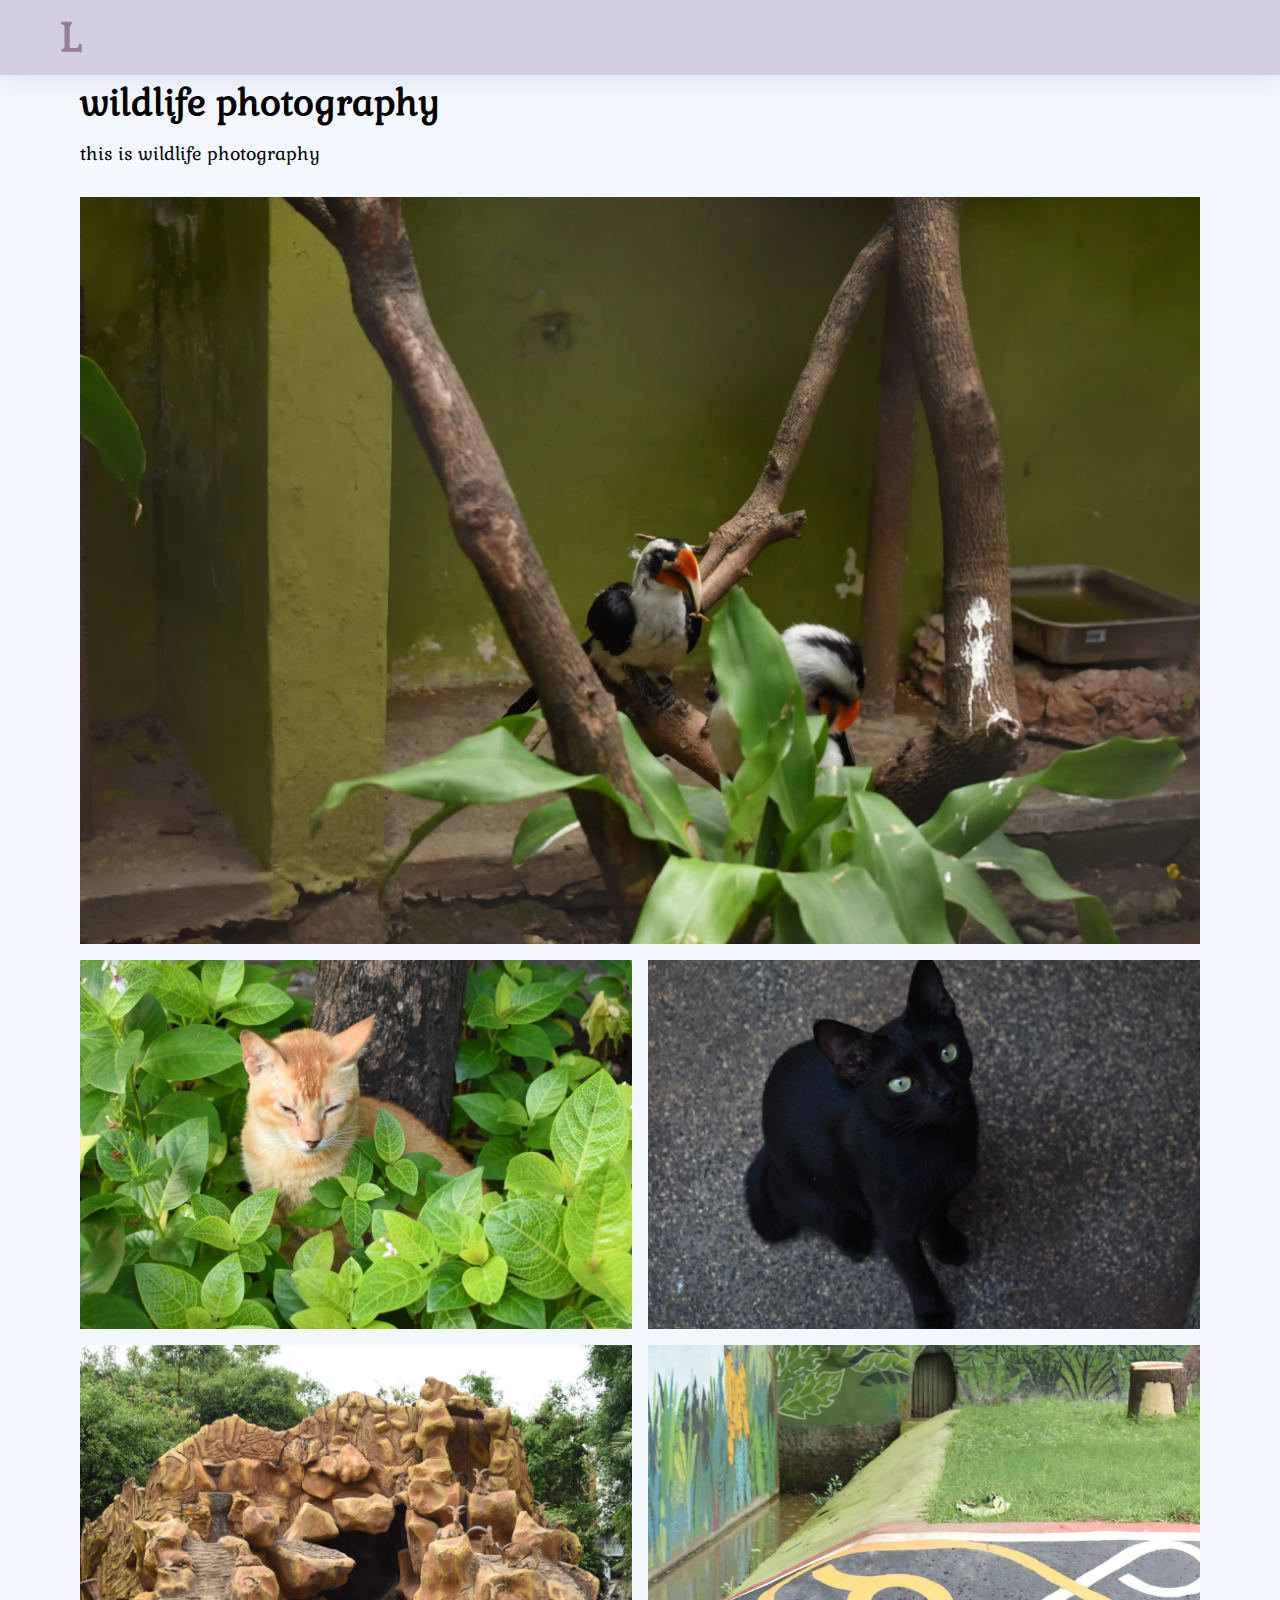
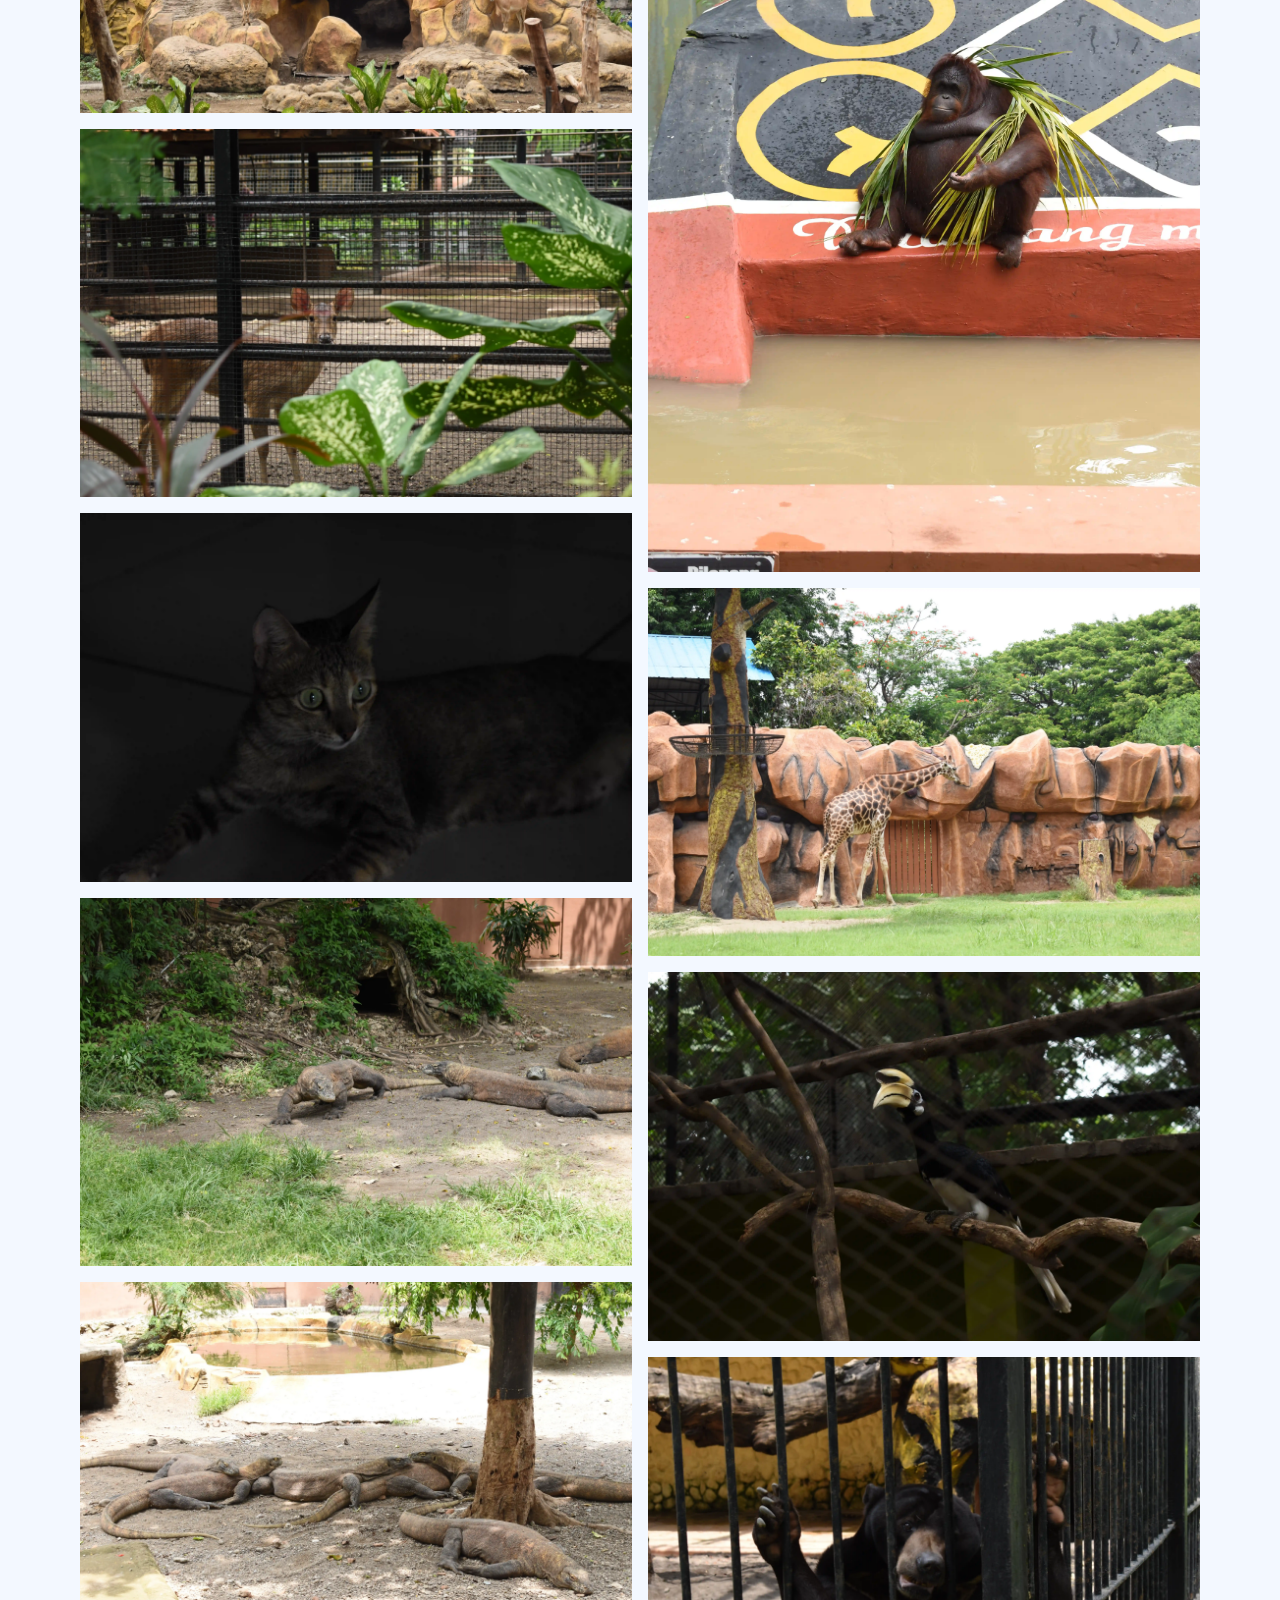
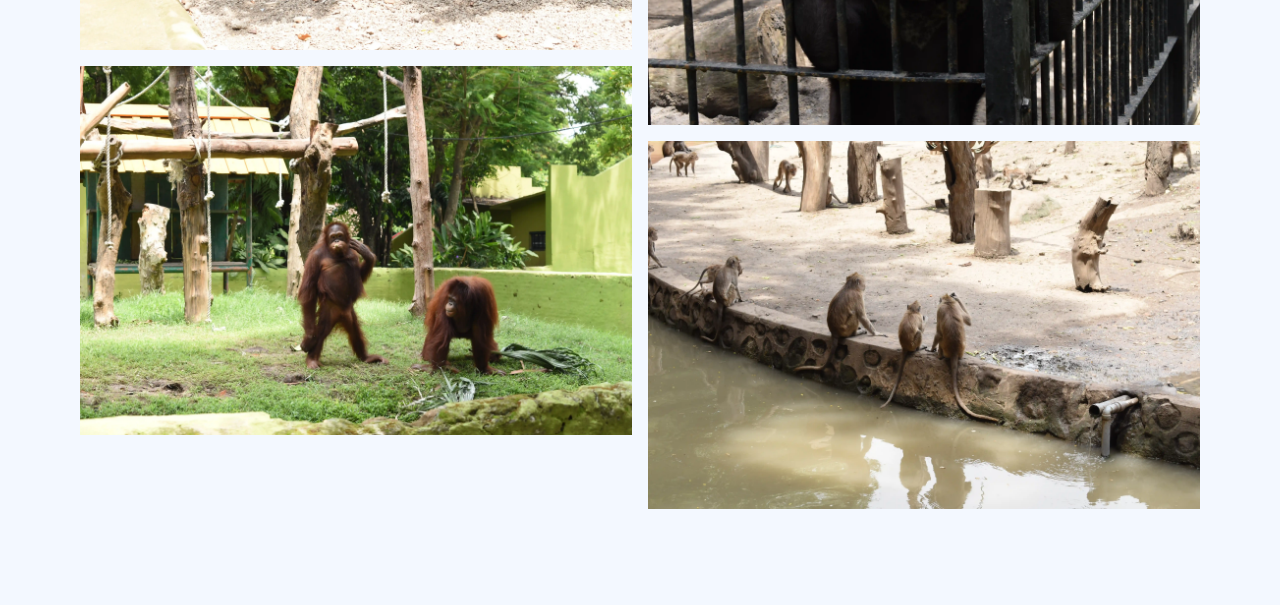
<file: project/animal-photography.html>
<!DOCTYPE html>
<html lang="en">
  <head>
    <meta charset="UTF-8" />
    <meta name="viewport" content="width=device-width, initial-scale=1.0" />
    <title>Portofolio</title>
    <link
      rel="stylesheet"
      type="text/css"
      href="../styles/animal-photography.css"
    />
  </head>
  <body>
    <header>
      <a href="../index.html#project" class="logo">L</a>
    </header>
    <section>
      <h2>wildlife photography</h2>
      <p>this is wildlife photography</p>
      <div class="hero">
        <img
          src="../assets/project/animal-photography/animal-5.webp"
          alt="animal-5"
        />
      </div>
      <div class="event-wrapper">
        <ul>
          <li>
            <img
              src="../assets/project/animal-photography/animal-2.webp"
              alt="animal-2"
            />
          </li>

          <li>
            <img
              src="../assets/project/animal-photography/animal-3.webp"
              alt="animal-3"
            />
          </li>

          <li>
            <img
              src="../assets/project/animal-photography/animal-4.webp"
              alt="animal-4"
            />
          </li>

          <li>
            <img
              src="../assets/project/animal-photography/animal-10.webp"
              alt="animal-10"
            />
          </li>

          <li>
            <img
              src="../assets/project/animal-photography/animal-11.webp"
              alt="animal-11"
            />
          </li>

          <li>
            <img
              src="../assets/project/animal-photography/animal-13.webp"
              alt="animal-13"
            />
          </li>

          <li>
            <img
              src="../assets/project/animal-photography/animal-14.webp"
              alt="animal-14"
            />
          </li>
        </ul>
        <ul>
          <li>
            <img
              src="../assets/project/animal-photography/animal-9.webp"
              alt="animal-9"
            />
          </li>

          <li>
            <img
              src="../assets/project/animal-photography/animal-1.webp"
              alt="animal-1"
            />
          </li>

          <li>
            <img
              src="../assets/project/animal-photography/animal-7.webp"
              alt="animal-7"
            />
          </li>

          <li>
            <img
              src="../assets/project/animal-photography/animal-6.webp"
              alt="animal-6"
            />
          </li>

          <li>
            <img
              src="../assets/project/animal-photography/animal-8.webp"
              alt="animal-8"
            />
          </li>

          <li>
            <img
              src="../assets/project/animal-photography/animal-12.webp"
              alt="animal-12"
            />
          </li>
        </ul>
      </div>
    </section>
  </body>
</html>
</file>
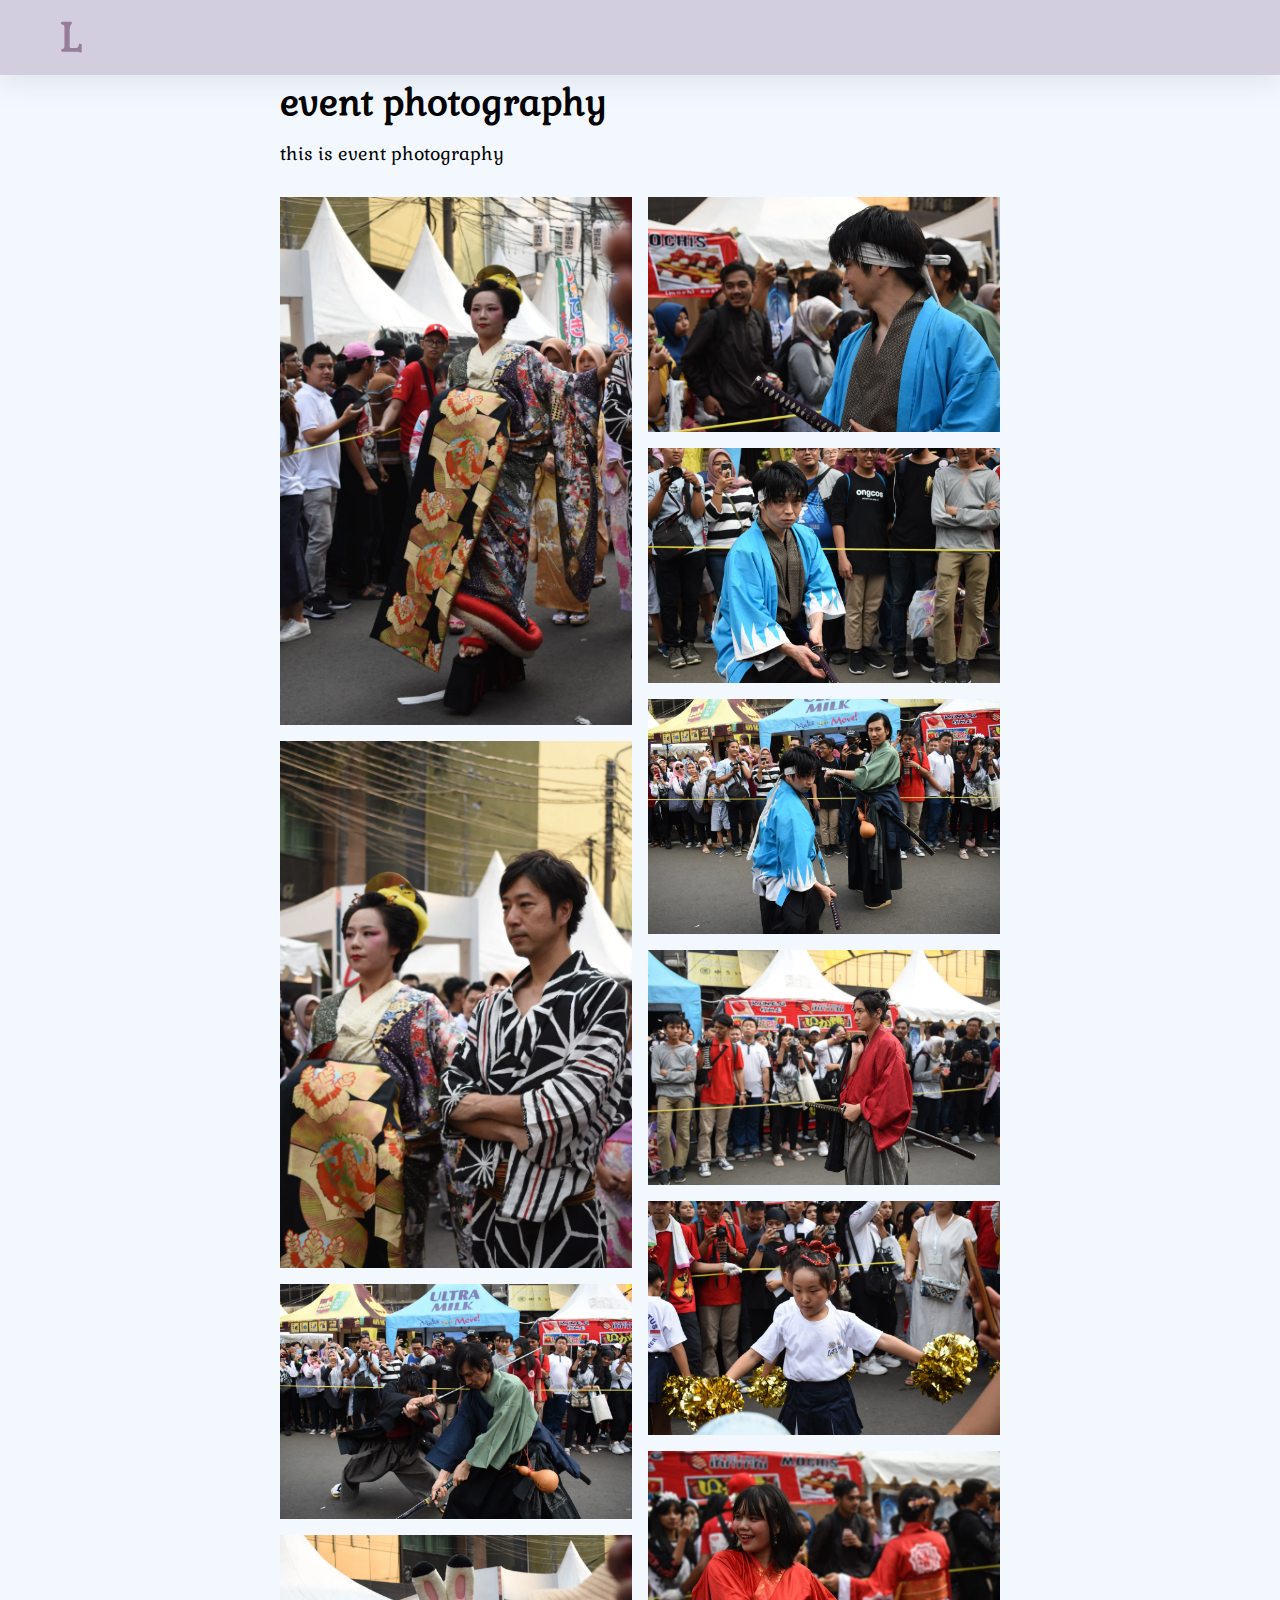
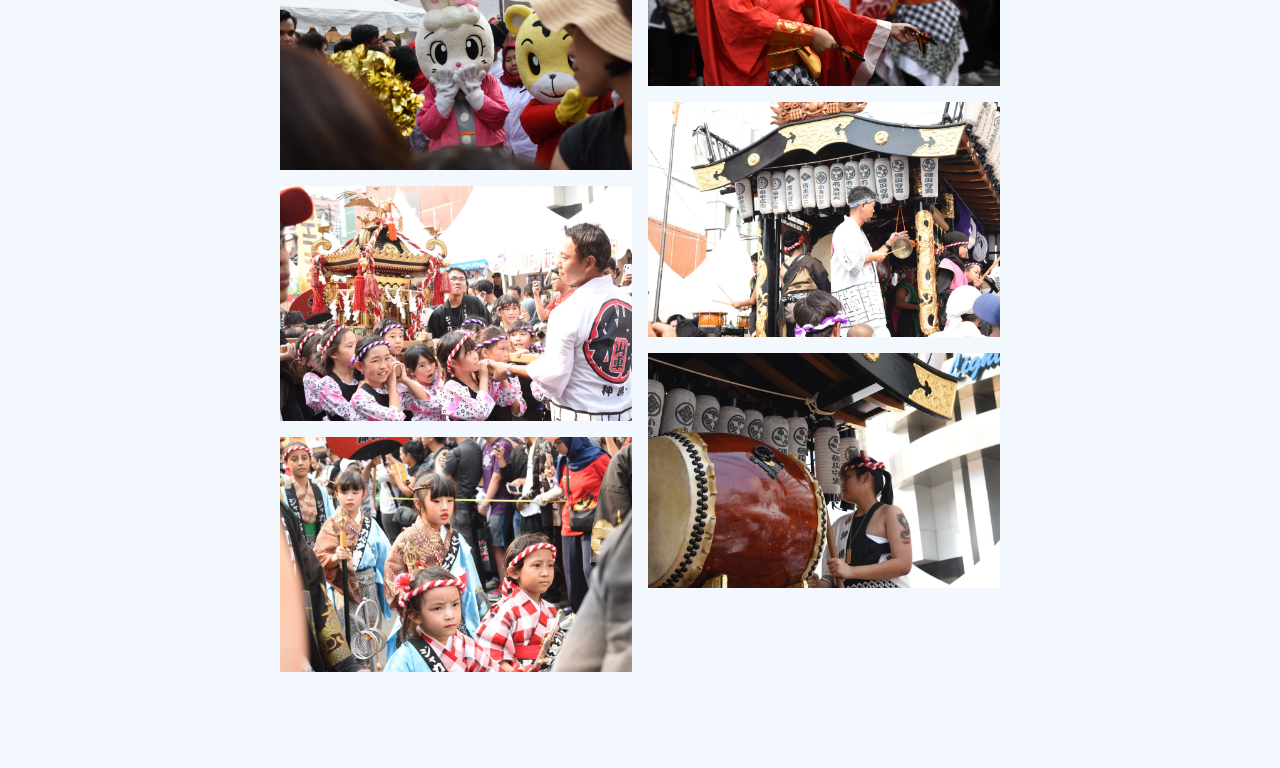
<file: project/event-photography.html>
<!DOCTYPE html>
<html lang="en">
  <head>
    <meta charset="UTF-8" />
    <meta name="viewport" content="width=device-width, initial-scale=1.0" />
    <title>Portofolio</title>
    <link
      rel="stylesheet"
      type="text/css"
      href="../styles/event-photography.css"
    />
  </head>
  <body>
    <header>
      <a href="../index.html#project" class="logo">L</a>
    </header>
    <section>
      <h2>event photography</h2>
      <p>this is event photography</p>
      <div class="event-wrapper">
        <ul>
          <li>
            <img
              src="../assets/project/event-photography/event-1.webp"
              alt="event-1"
            />
          </li>
          <li>
            <img
              src="../assets/project/event-photography/event-2.webp"
              alt="event-2"
            />
          </li>
          <li>
            <img
              src="../assets/project/event-photography/event-6.webp"
              alt="event-6"
            />
          </li>
          <li>
            <img
              src="../assets/project/event-photography/event-10.webp"
              alt="event-10"
            />
          </li>
          <li>
            <img
              src="../assets/project/event-photography/event-13.webp"
              alt="event-13"
            />
          </li>
          <li>
            <img
              src="../assets/project/event-photography/event-14.webp"
              alt="event-14"
            />
          </li>
        </ul>
        <ul>
          <li>
            <img
              src="../assets/project/event-photography/event-3.webp"
              alt="event-3"
            />
          </li>
          <li>
            <img
              src="../assets/project/event-photography/event-4.webp"
              alt="event-4"
            />
          </li>
          <li>
            <img
              src="../assets/project/event-photography/event-5.webp"
              alt="event-5"
            />
          </li>
          <li>
            <img
              src="../assets/project/event-photography/event-7.webp"
              alt="event-7"
            />
          </li>
          <li>
            <img
              src="../assets/project/event-photography/event-8.webp"
              alt="event-8"
            />
          </li>
          <li>
            <img
              src="../assets/project/event-photography/event-9.webp"
              alt="event-9"
            />
          </li>
          <li>
            <img
              src="../assets/project/event-photography/event-11.webp"
              alt="event-11"
            />
          </li>
          <li>
            <img
              src="../assets/project/event-photography/event-12.webp"
              alt="event-12"
            />
          </li>
          <!-- <li>
          <img src="../assets/project/poster/poster-6.webp" alt="poster-6" />
        </li>
        <li>
          <img src="./assets/project/poster/poster-7.png" alt="poster-7" />
        </li> -->
        </ul>
      </div>
    </section>
  </body>
</html>
</file>
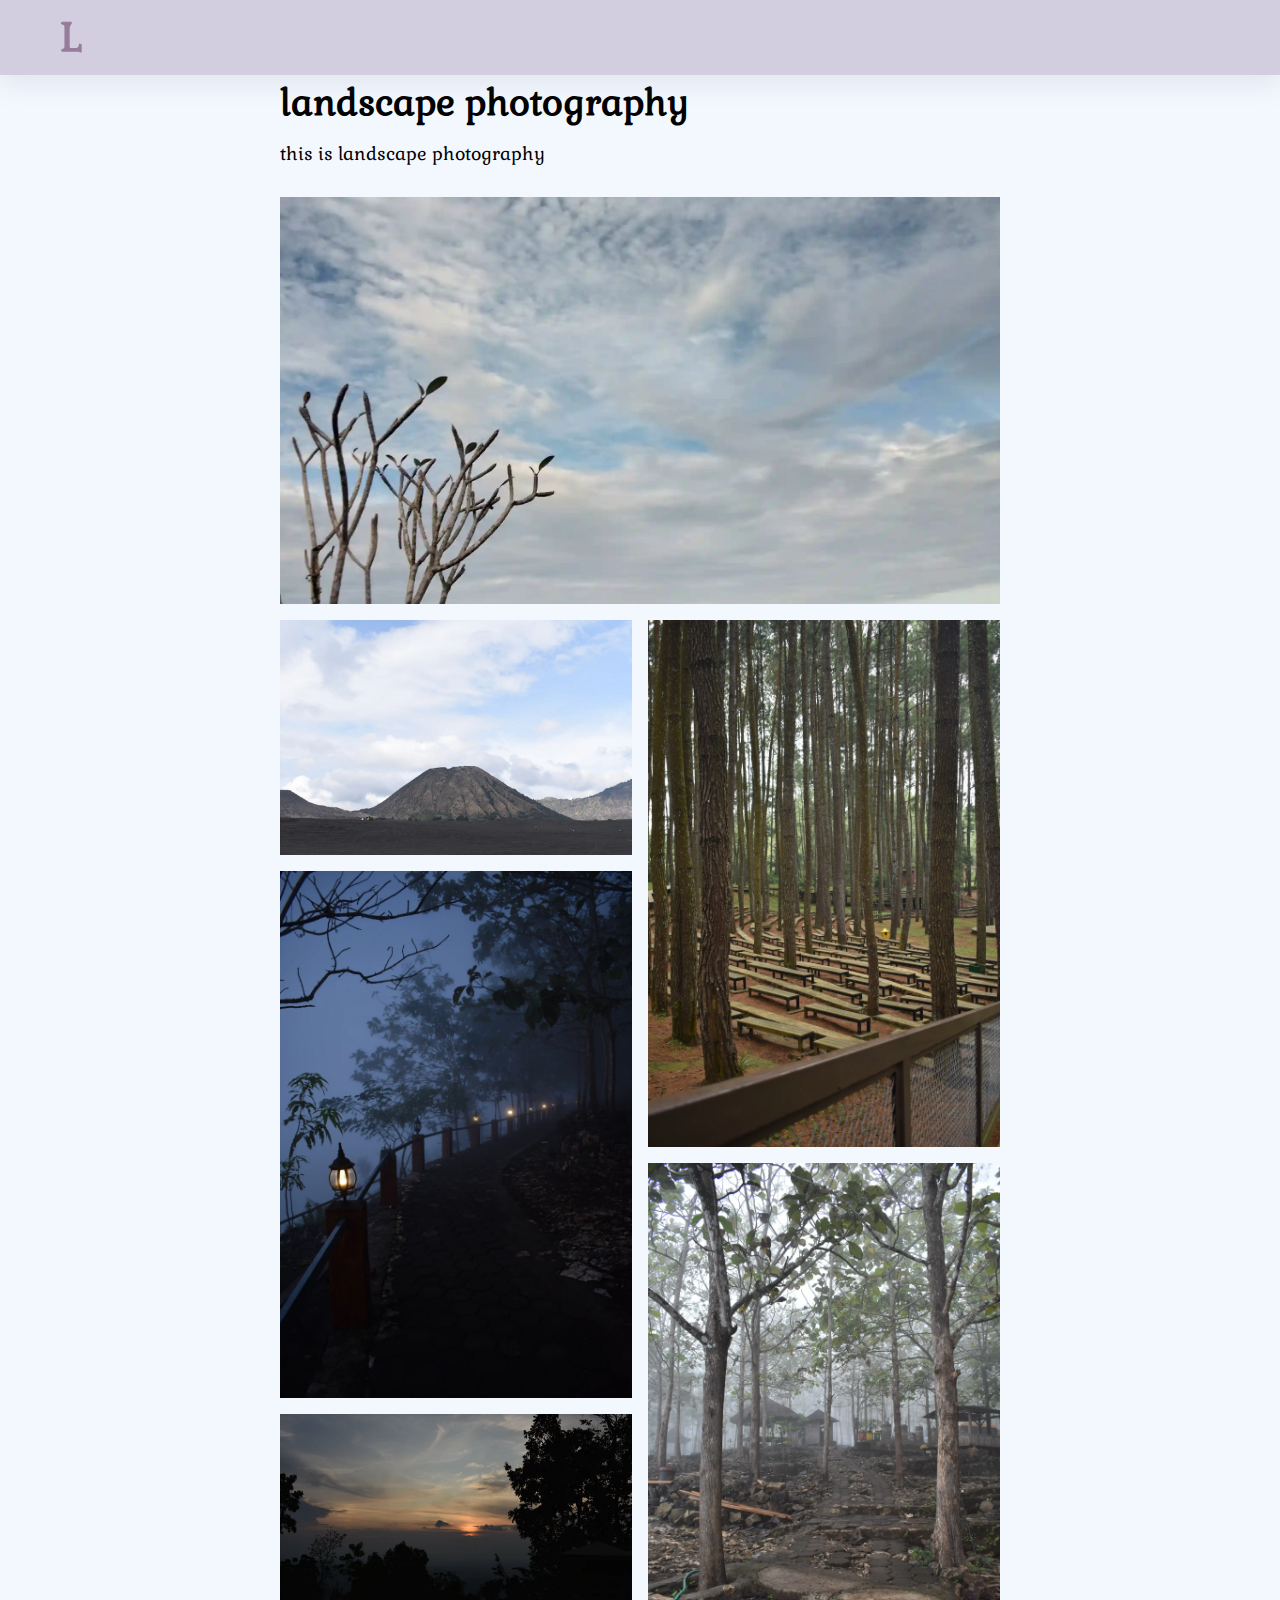
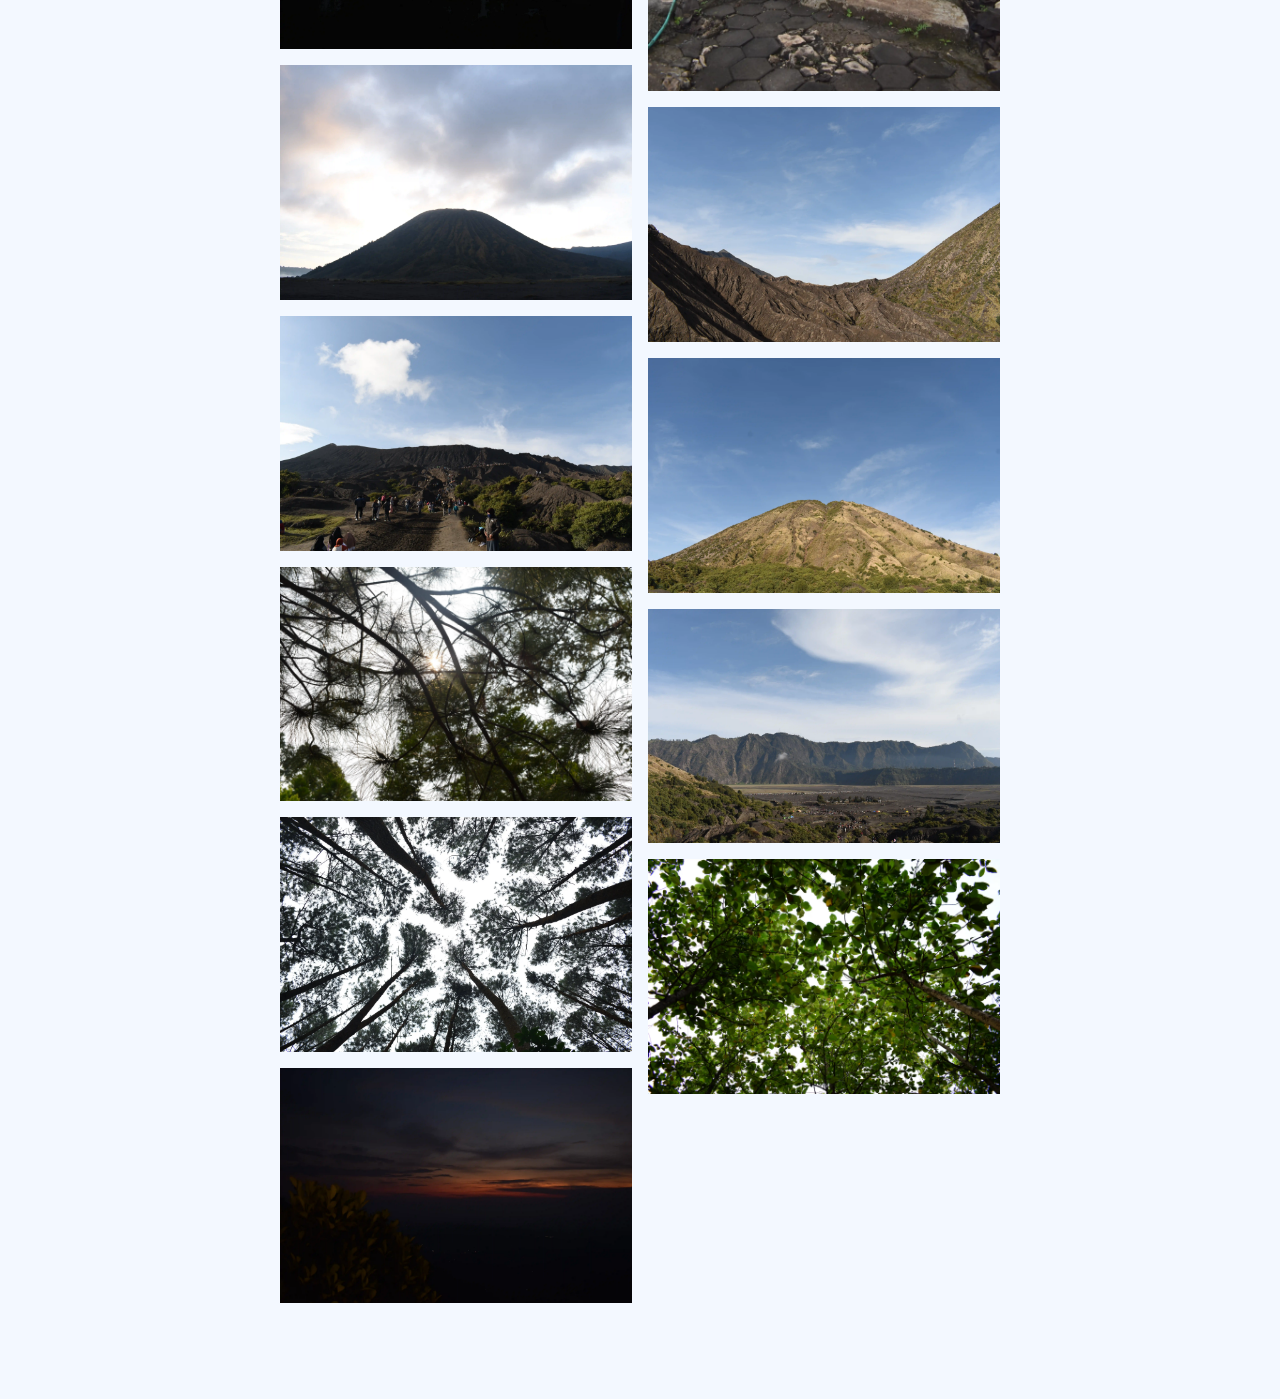
<file: project/landscape-photography.html>
<!DOCTYPE html>
<html lang="en">
  <head>
    <meta charset="UTF-8" />
    <meta name="viewport" content="width=device-width, initial-scale=1.0" />
    <title>Portofolio</title>
    <link
      rel="stylesheet"
      type="text/css"
      href="../styles/landscape-photography.css"
    />
  </head>
  <body>
    <header>
      <a href="../index.html#project" class="logo">L</a>
    </header>
    <section>
      <h2>landscape photography</h2>
      <p>this is landscape photography</p>
      <div class="hero">
        <img
          src="../assets/project/landscape-photography/landscape-1.webp"
          alt="landscape-1"
        />
      </div>
      <div class="event-wrapper">
        <!-- left img -->
        <ul>
          <!-- left 1 -->
          <li>
            <img
              src="../assets/project/landscape-photography/landscape-10.webp"
              alt="animal-5"
            />
          </li>
          <!-- left 2 -->
          <li>
            <img
              src="../assets/project/landscape-photography/landscape-11.webp"
              alt="animal-2"
            />
          </li>
          <!-- left 3 -->
          <li>
            <img
              src="../assets/project/landscape-photography/landscape-3.webp"
              alt="animal-3"
            />
          </li>
          <!-- left 4 -->
          <li>
            <img
              src="../assets/project/landscape-photography/landscape-2.webp"
              alt="animal-4"
            />
          </li>
          <!-- left 5 -->
          <li>
            <img
              src="../assets/project/landscape-photography/landscape-4.webp"
              alt="animal-10"
            />
          </li>
          <!-- left 6 -->
          <li>
            <img
              src="../assets/project/landscape-photography/landscape-14.webp"
              alt="animal-11"
            />
          </li>
          <!-- left 7 -->
          <li>
            <img
              src="../assets/project/landscape-photography/landscape-15.webp"
              alt="animal-13"
            />
          </li>
          <!-- left 8 -->
          <li>
            <img
              src="../assets/project/landscape-photography/landscape-13.webp"
              alt="animal-14"
            />
          </li>
        </ul>
        <!-- right img -->
        <ul>
          <!-- right 1 -->
          <li>
            <img
              src="../assets/project/landscape-photography/landscape-9.webp"
              alt="animal-9"
            />
          </li>
          <!-- right 2 -->
          <li>
            <img
              src="../assets/project/landscape-photography/landscape-8.webp"
              alt="animal-1"
            />
          </li>
          <!-- right 3 -->
          <li>
            <img
              src="../assets/project/landscape-photography/landscape-7.webp"
              alt="animal-7"
            />
          </li>
          <!-- right 4 -->
          <li>
            <img
              src="../assets/project/landscape-photography/landscape-5.webp"
              alt="animal-6"
            />
          </li>
          <!-- right 5 -->
          <li>
            <img
              src="../assets/project/landscape-photography/landscape-6.webp"
              alt="animal-8"
            />
          </li>
          <!-- right 6 -->
          <li>
            <img
              src="../assets/project/landscape-photography/landscape-12.webp"
              alt="animal-12"
            />
          </li>
        </ul>
      </div>
    </section>
  </body>
</html>
</file>
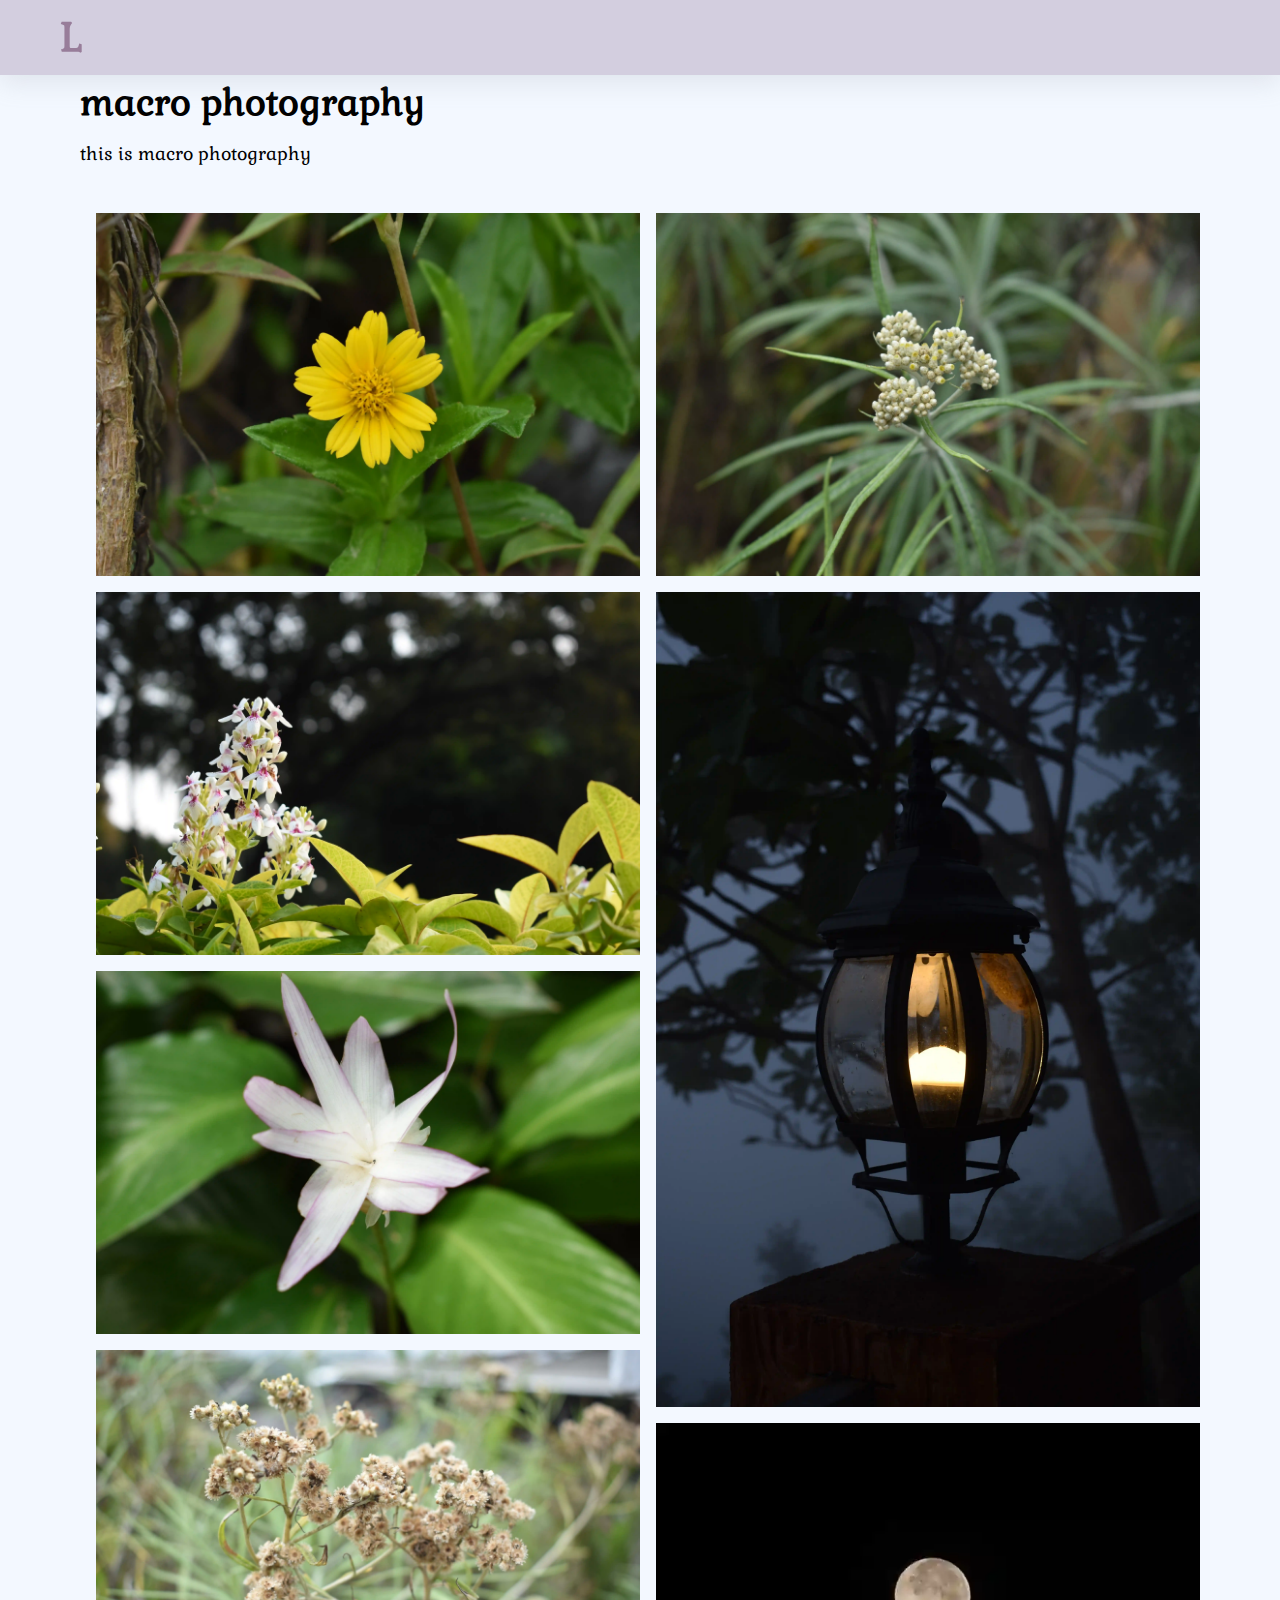
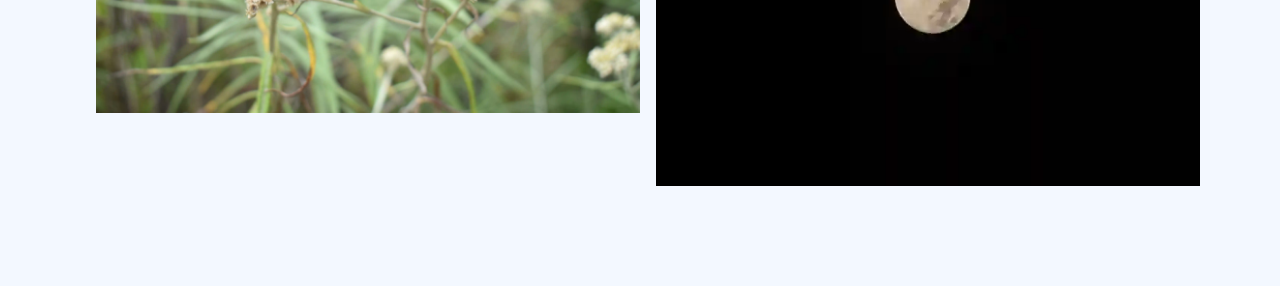
<file: project/macro-photography.html>
<!DOCTYPE html>
<html lang="en">
  <head>
    <meta charset="UTF-8" />
    <meta name="viewport" content="width=device-width, initial-scale=1.0" />
    <title>Portofolio</title>
    <link
      rel="stylesheet"
      type="text/css"
      href="../styles/macro-photography.css"
    />
  </head>
  <body>
    <header>
      <a href="../index.html#project" class="logo">L</a>
    </header>
    <section>
      <h2>macro photography</h2>
      <p>this is macro photography</p>
      <!-- <div class="hero">
        <img
          src="../assets/project/macro-photography/macro-1.webp"
          alt="landscape-1"
        />
      </div> -->
      <div class="event-wrapper">
        <!-- left img -->
        <ul></ul>
        <ul>
          <li>
            <img
              src="../assets/project/macro-photography/macro-1.webp"
              alt="animal-5"
            />
          </li>
          <li>
            <img
              src="../assets/project/macro-photography/macro-2.webp"
              alt="animal-5"
            />
          </li>

          <li>
            <img
              src="../assets/project/macro-photography/macro-7.webp"
              alt="animal-7"
            />
          </li>
          <li>
            <img
              src="../assets/project/macro-photography/macro-4.webp"
              alt="animal-3"
            />
          </li>
        </ul>
        <!-- right img -->

        <ul>
          <li>
            <img
              src="../assets/project/macro-photography/macro-3.webp"
              alt="animal-2"
            />
          </li>
          <li>
            <img
              src="../assets/project/macro-photography/macro-5.webp"
              alt="animal-9"
            />
          </li>
          <li>
            <img
              src="../assets/project/macro-photography/macro-6.webp"
              alt="animal-1"
            />
          </li>
        </ul>
      </div>
    </section>
  </body>
</html>
</file>
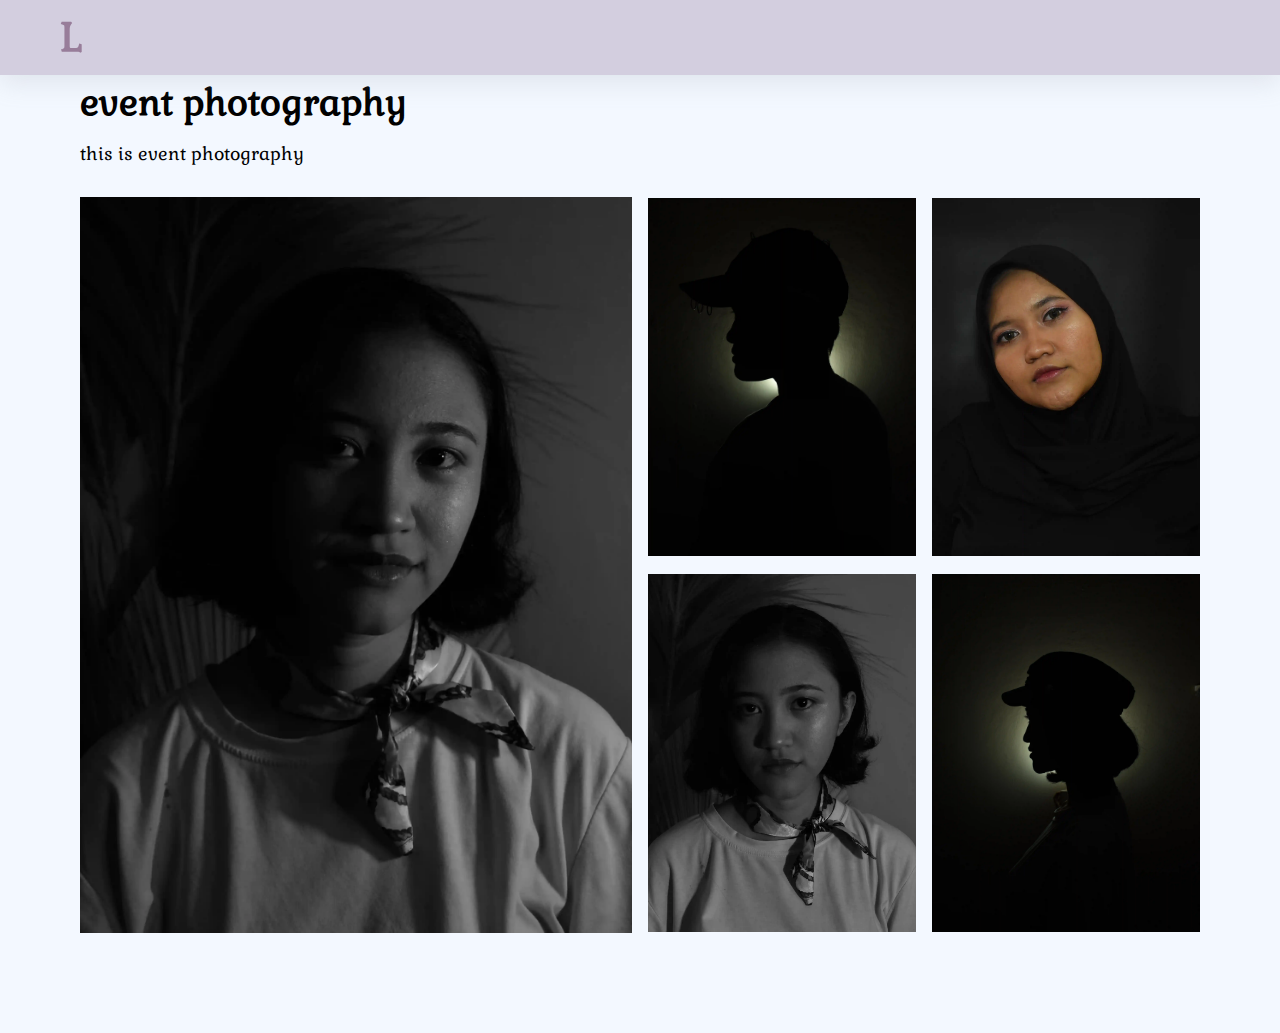
<file: project/potrait-photography.html>
<!DOCTYPE html>
<html lang="en">
  <head>
    <meta charset="UTF-8" />
    <meta name="viewport" content="width=device-width, initial-scale=1.0" />
    <title>Portofolio</title>
    <link
      rel="stylesheet"
      type="text/css"
      href="../styles/potrait-photography.css"
    />
  </head>
  <body>
    <header>
      <a href="../index.html#project" class="logo">L</a>
    </header>
    <section>
      <h2>event photography</h2>
      <p>this is event photography</p>
      <div class="event-wrapper">
        <!-- left img -->
        <ul>
          <li>
            <img
              src="../assets/project/potrait-photography/potrait-1.webp"
              alt="potrait-1"
            />
          </li>
        </ul>
        <ul class="img-right">
          <!-- right img -->
          <li>
            <img
              src="../assets/project/potrait-photography/potrait-4.webp"
              alt="potrait-4"
            />
          </li>
          <li>
            <img
              src="../assets/project/potrait-photography/potrait-3.webp"
              alt="potrait-3"
            />
          </li>
          <li>
            <img
              src="../assets/project/potrait-photography/potrait-2.webp"
              alt="potrait-2"
            />
          </li>
          <li>
            <img
              src="../assets/project/potrait-photography/potrait-5.webp"
              alt="potrait-5"
            />
          </li>
        </ul>
      </div>
    </section>
  </body>
</html>
</file>
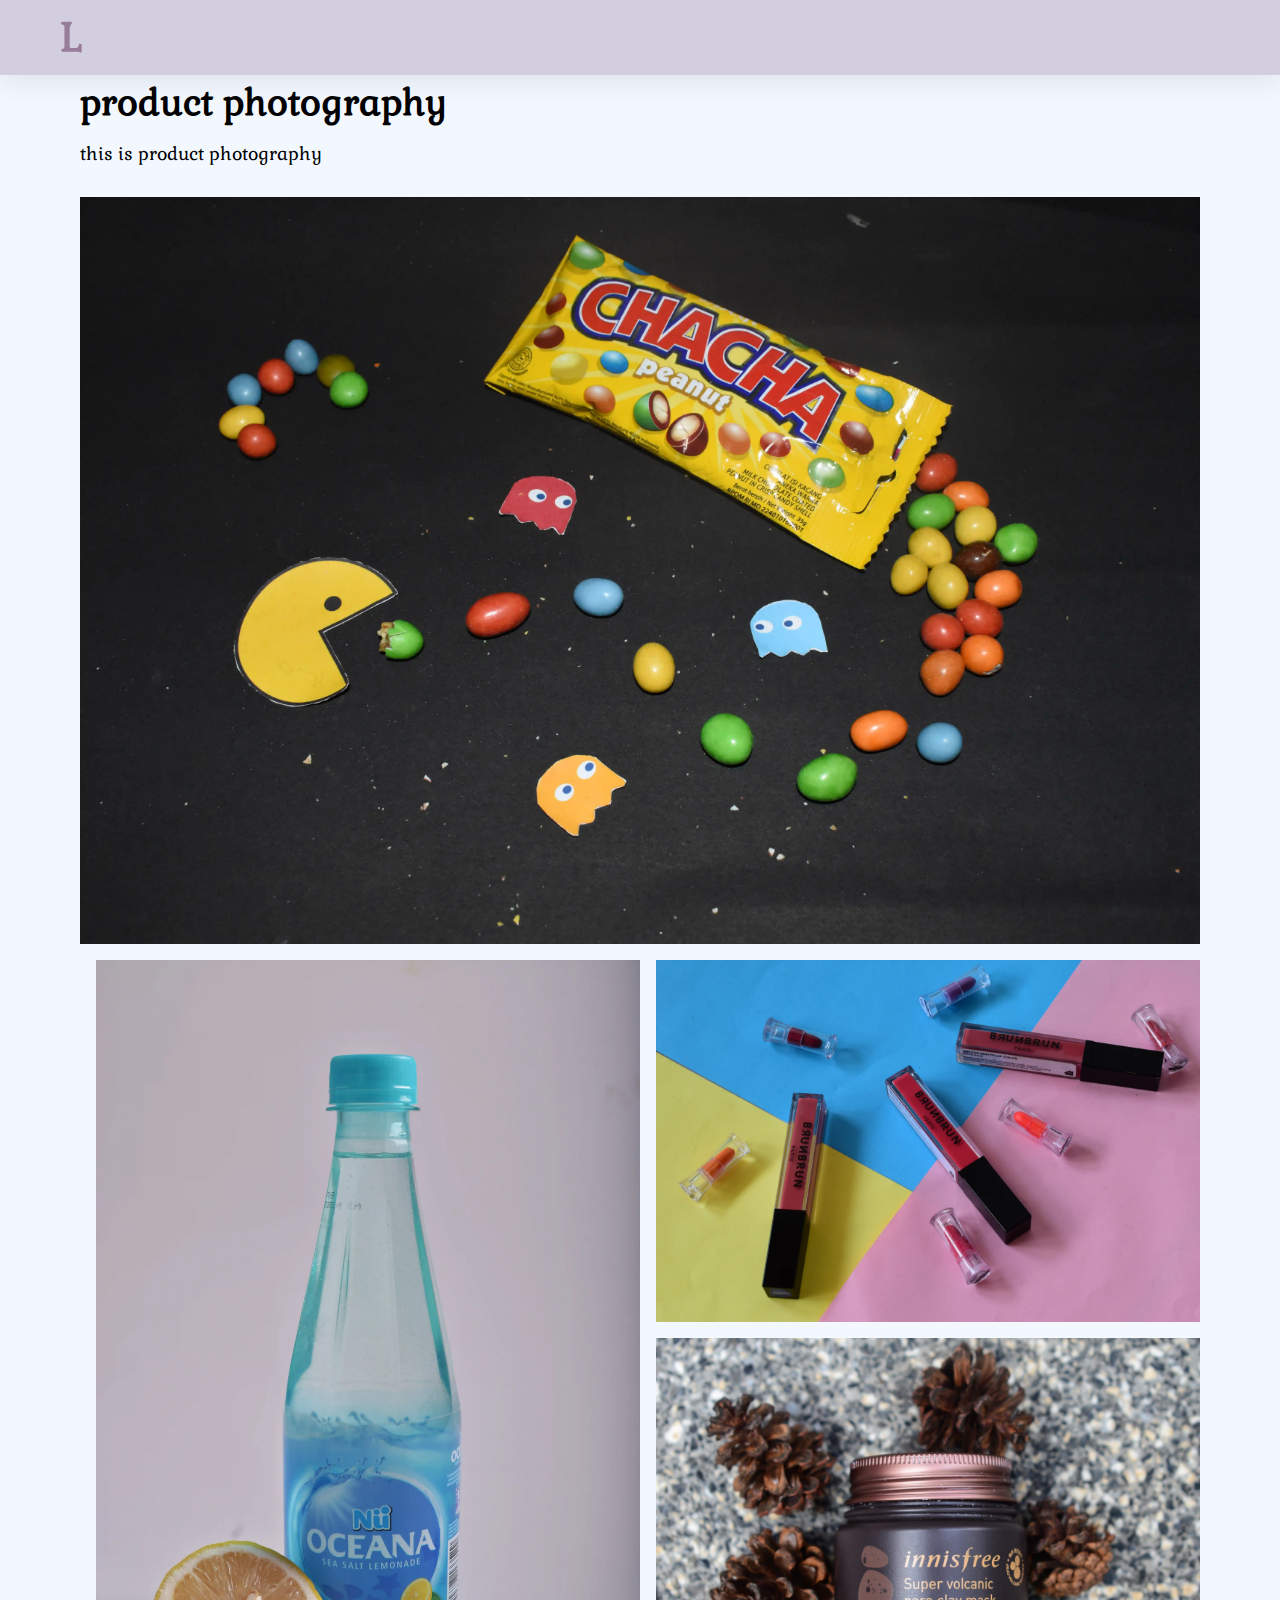
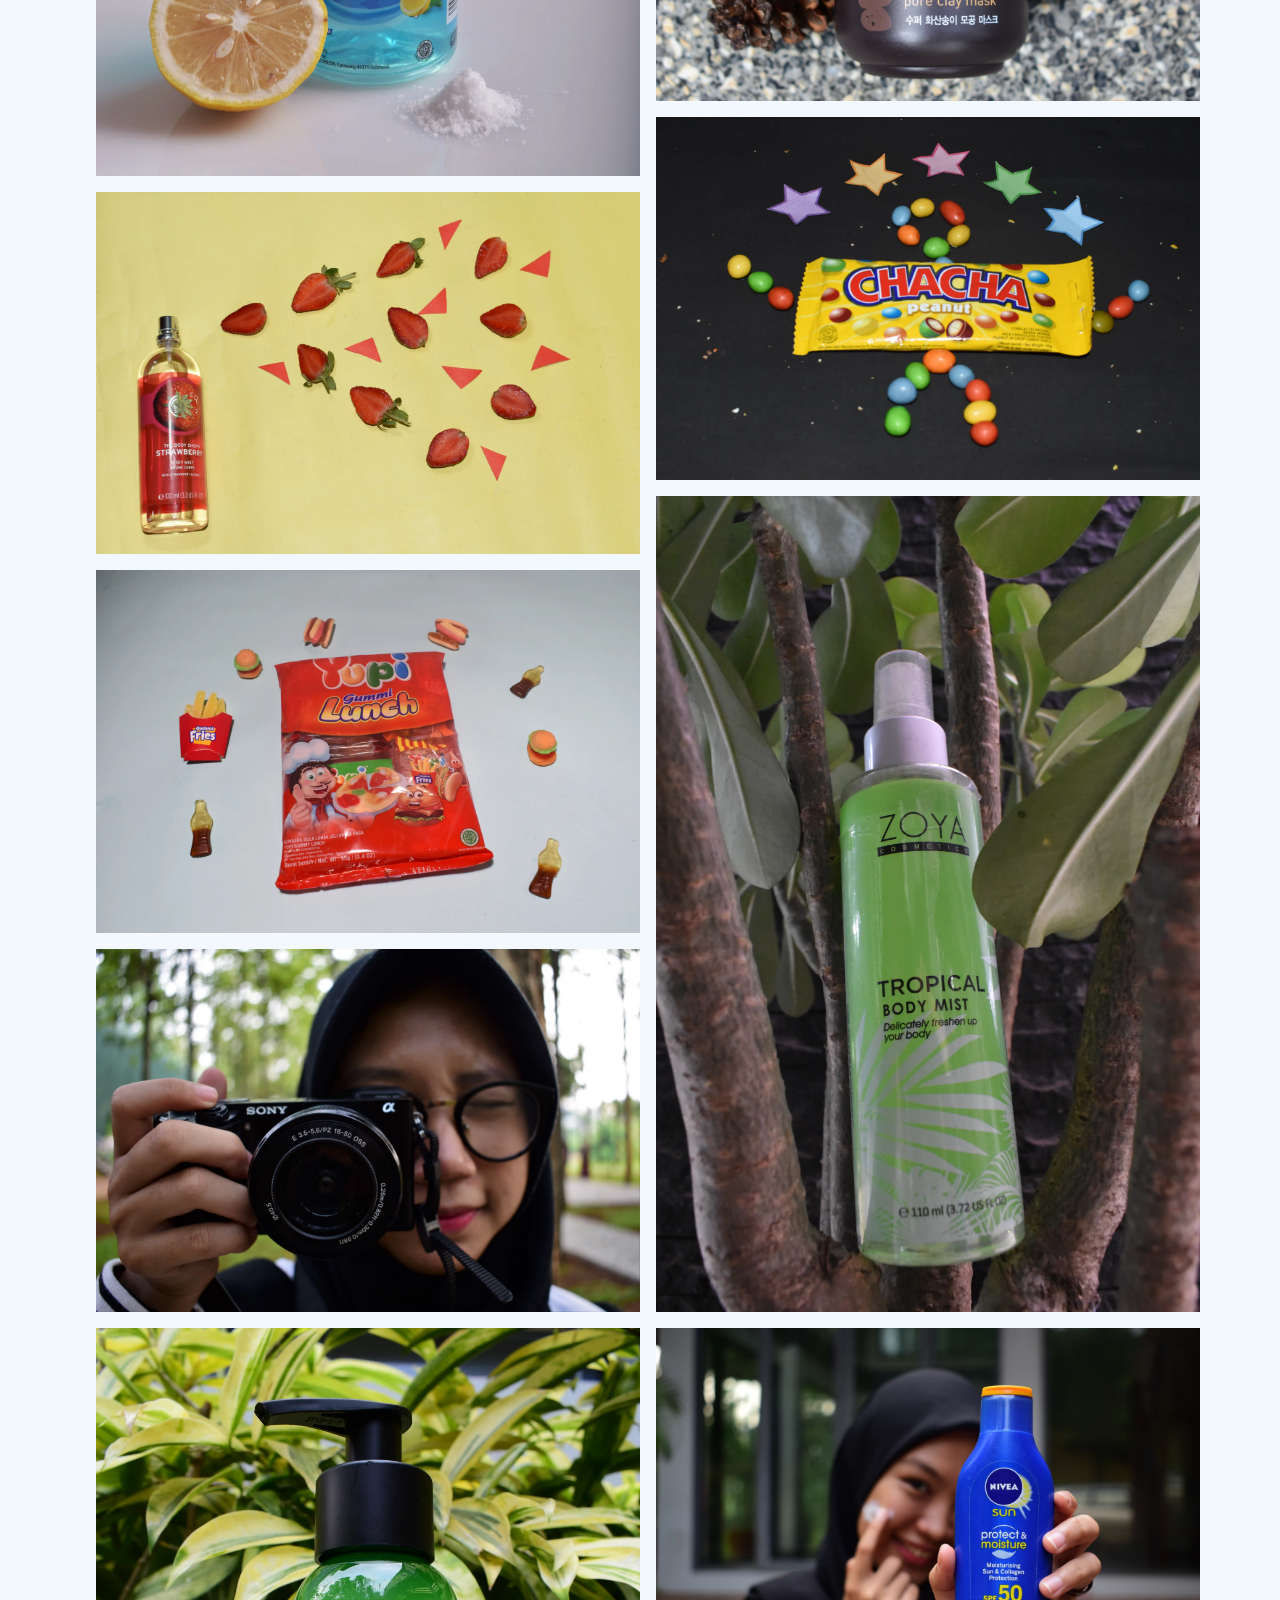
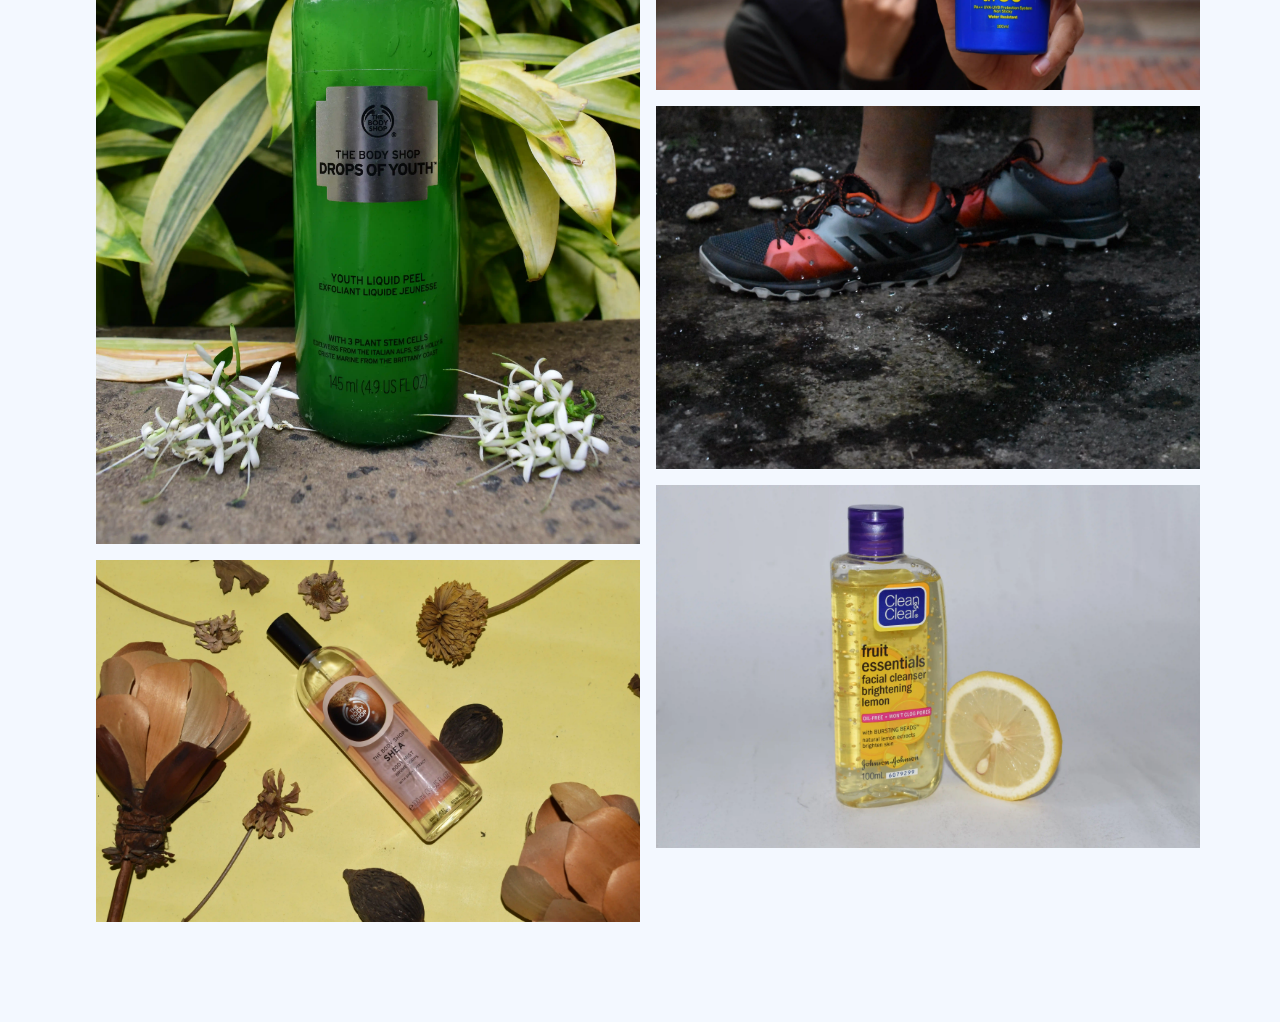
<file: project/product-photography.html>
<!DOCTYPE html>
<html lang="en">
  <head>
    <meta charset="UTF-8" />
    <meta name="viewport" content="width=device-width, einitial-scale=1.0" />
    <title>Portofolio</title>
    <link
      rel="stylesheet"
      type="text/css"
      href="../styles/product-photography.css"
    />
  </head>
  <body>
    <header>
      <a href="../index.html#project" class="logo">L</a>
    </header>
    <section>
      <h2>product photography</h2>
      <p>this is product photography</p>
      <div class="hero">
        <img
          src="../assets/project/product-photography/product-1.webp"
          alt="landscape-1"
        />
      </div>
      <div class="event-wrapper">
        <!-- left img -->
        <ul></ul>
        <ul>
          <li>
            <img
              src="../assets/project/product-photography/product-2.webp"
              alt="animal-5"
            />
          </li>
          <li>
            <img
              src="../assets/project/product-photography/product-3.webp"
              alt="animal-5"
            />
          </li>
          <li>
            <img
              src="../assets/project/product-photography/product-4.webp"
              alt="animal-5"
            />
          </li>
          <li>
            <img
              src="../assets/project/product-photography/product-5.webp"
              alt="animal-5"
            />
          </li>
          <li>
            <img
              src="../assets/project/product-photography/product-6.webp"
              alt="animal-5"
            />
          </li>
          <li>
            <img
              src="../assets/project/product-photography/product-7.webp"
              alt="animal-5"
            />
          </li>
        </ul>
        <!-- right img -->

        <ul>
          <li>
            <img
              src="../assets/project/product-photography/product-8.webp"
              alt="animal-5"
            />
          </li>
          <li>
            <img
              src="../assets/project/product-photography/product-9.webp"
              alt="animal-5"
            />
          </li>
          <li>
            <img
              src="../assets/project/product-photography/product-10.webp"
              alt="animal-5"
            />
          </li>
          <li>
            <img
              src="../assets/project/product-photography/product-11.webp"
              alt="animal-5"
            />
          </li>
          <li>
            <img
              src="../assets/project/product-photography/product-12.webp"
              alt="animal-5"
            />
          </li>
          <li>
            <img
              src="../assets/project/product-photography/product-13.webp"
              alt="animal-5"
            />
          </li>
          <li>
            <img
              src="../assets/project/product-photography/product-14.webp"
              alt="animal-5"
            />
          </li>
        </ul>
      </div>
    </section>
  </body>
</html>
</file>
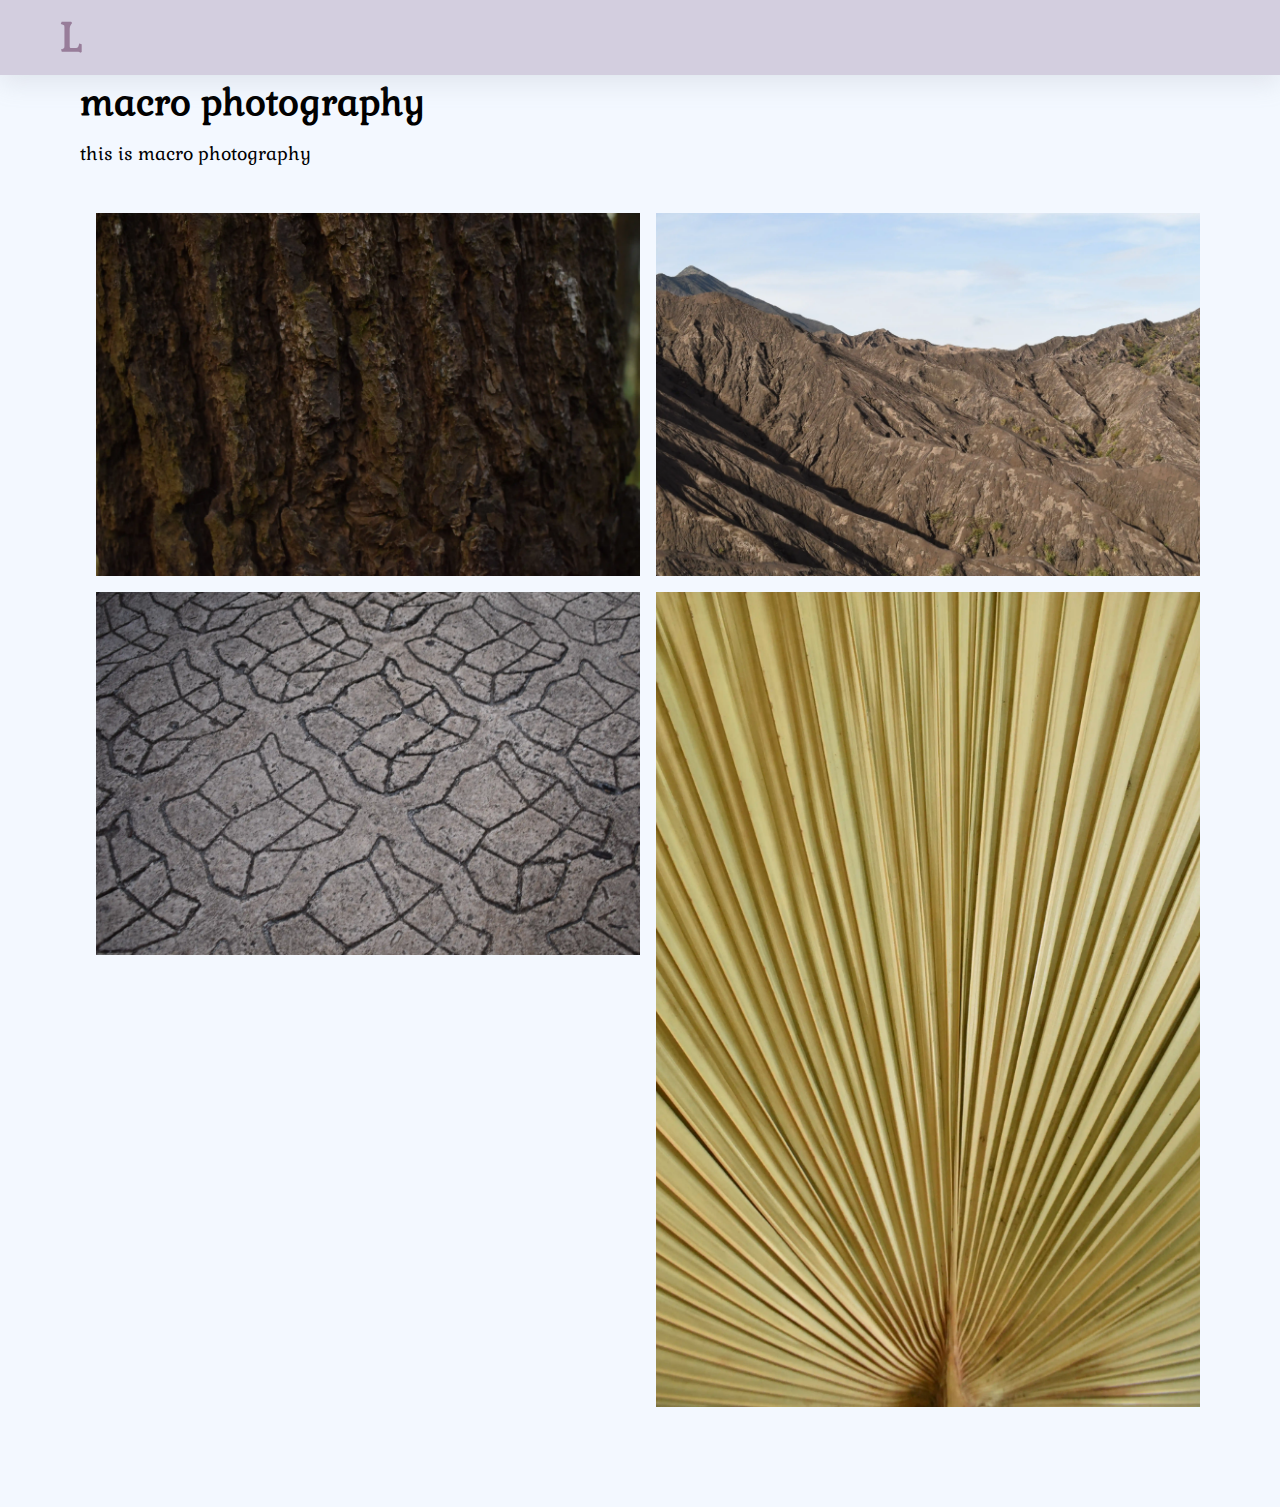
<file: project/texture-photography.html>
<!DOCTYPE html>
<html lang="en">
  <head>
    <meta charset="UTF-8" />
    <meta name="viewport" content="width=device-width, initial-scale=1.0" />
    <title>Portofolio</title>
    <link
      rel="stylesheet"
      type="text/css"
      href="../styles/texture-photography.css"
    />
  </head>
  <body>
    <header>
      <a href="../index.html#project" class="logo">L</a>
    </header>
    <section>
      <h2>macro photography</h2>
      <p>this is macro photography</p>
      <!-- <div class="hero">
        <img
          src="../assets/project/macro-photography/macro-1.webp"
          alt="landscape-1"
        />
      </div> -->
      <div class="event-wrapper">
        <!-- left img -->
        <ul></ul>
        <ul>
          <li>
            <img
              src="../assets/project/texture-photography/texture-1.webp"
              alt="animal-5"
            />
          </li>
          <li>
            <img
              src="../assets/project/texture-photography/texture-2.webp"
              alt="animal-5"
            />
          </li>
        </ul>
        <!-- right img -->

        <ul>
          <li>
            <img
              src="../assets/project/texture-photography/texture-3.webp"
              alt="animal-7"
            />
          </li>
          <li>
            <img
              src="../assets/project/texture-photography/texture-4.webp"
              alt="animal-3"
            />
          </li>
        </ul>
      </div>
    </section>
  </body>
</html>
</file>
<file: styles/animal-photography.css>
@import url('https://fonts.googleapis.com/css2?family=Gabriela&display=swap');

* {
    margin: 0;
    padding: 0;
    box-sizing:border-box;
 }
 
 body {
     font-family: "Gabriela", sans-serif;
     background-color: #F3F8FF;
 }
 
/* header */
 header {
   display: flex;
    flex-direction: row;
    justify-content: space-between;
    align-items: center;
    padding: 12px 60px;
    width: 100%;
    max-width: 100vw;
    background-color: #D3CEDF;   
    position:fixed;
    box-shadow: rgba(149, 157, 165, 0.2) 0px 8px 24px;
 }

/* header logo */
 header .logo {
    color: #987D9A;
    font-size: 40px;
    font-weight: 800;
    text-decoration: none;
}

nav {
    margin: 0 16px;
}

nav ul {
    display: flex;
    list-style: none;
}

nav ul li {
    padding: 0 12px;
}
/* header menu */
nav ul li a {
    font-size: 20px;
    color: #824D74;
    text-decoration: none;
}

nav ul li a:hover {
    color: #BB9AB1;
}

/* web display */
section {
    display: flex;
    flex-direction: column;
    width:100%;
    min-height: 100vh;
    height:100%;
    padding: 80px 40px;
    max-width: 1200px;
    margin: 0 auto;   
}

/* animal */
section h2 {
    font-size: 36px;
    margin-bottom: 16px;
}

/* description abt wildlife */
section p {
    font-size: 18px;
    margin-bottom: 32px;
}

section .event-wrapper {
    display: flex;
    gap:16px;
    list-style: none;
}

section ul li {
    display: flex;
    flex-direction:column;
    align-items:flex-start;
    justify-content:space-around;
    margin-bottom: 16px;
}

section ul li img {
    width: 100%;
    object-fit: cover;
}

section .hero {
    display: flex;
    justify-content:center;
    align-items: center;
    margin-bottom: 16px;
}

section .hero img {
    width: 100%;
    height: 100%;
    object-fit: cover;
}
</file>
<file: styles/event-photography.css>
@import url('https://fonts.googleapis.com/css2?family=Gabriela&display=swap');

* {
    margin: 0;
    padding: 0;
    box-sizing:border-box;
 }
 
 body {
     font-family: "Gabriela", sans-serif;
     background-color: #F3F8FF;
 }
/* header */
 header {
   display: flex;
    flex-direction: row;
    justify-content: space-between;
    align-items: center;
    padding: 12px 60px;
    width: 100%;
    max-width: 100vw;
    background-color: #D3CEDF;   
    position:fixed;
    box-shadow: rgba(149, 157, 165, 0.2) 0px 8px 24px;
 }
/* header logo */
 header .logo {
    color: #987D9A;
    font-size: 40px;
    font-weight: 800;
    text-decoration: none;
}

nav {
    margin: 0 16px;
}

nav ul {
    display: flex;
    list-style: none;
}

nav ul li {
    padding: 0 12px;
}
/* header menu */
nav ul li a {
    font-size: 20px;
    color: #824D74;
    text-decoration: none;
}

nav ul li a:hover {
    color: #BB9AB1;
}

/* web display */
section {
    display: flex;
    flex-direction: column;
    width:100%;
    min-height: 100vh;
    height:100%;
    padding: 80px 40px;
    max-width: 800px;
    margin: 0 auto;   
}

/* event photography */
section h2 {
    font-size: 36px;
    margin-bottom: 16px;
}

/* description abt event photography */
section p {
    font-size: 18px;
    margin-bottom: 32px;
}

section .event-wrapper {
    display: flex;
    gap:16px;
    list-style: none;
}

section ul li {
    display: flex;
    flex-direction:column;
    align-items:flex-start;
    justify-content:space-around;
    margin-bottom: 16px;

}

section ul li img {
    width: 100%;
    object-fit: cover;
}
</file>
<file: styles/landscape-photography.css>
@import url('https://fonts.googleapis.com/css2?family=Gabriela&display=swap');

* {
    margin: 0;
    padding: 0;
    box-sizing:border-box;
 }
 
 body {
     font-family: "Gabriela", sans-serif;
     background-color: #F3F8FF;
 }
 
/* header */
 header {
   display: flex;
    flex-direction: row;
    justify-content: space-between;
    align-items: center;
    padding: 12px 60px;
    width: 100%;
    max-width: 100vw;
    background-color: #D3CEDF;   
    position:fixed;
    box-shadow: rgba(149, 157, 165, 0.2) 0px 8px 24px;
 }

/* header logo */
 header .logo {
    color: #987D9A;
    font-size: 40px;
    font-weight: 800;
    text-decoration: none;
}

nav {
    margin: 0 16px;
}

nav ul {
    display: flex;
    list-style: none;
}

nav ul li {
    padding: 0 12px;
}
/* header menu */
nav ul li a {
    font-size: 20px;
    color: #824D74;
    text-decoration: none;
}

nav ul li a:hover {
    color: #BB9AB1;
}

/* web display */
section {
    display: flex;
    flex-direction: column;
    width:100%;
    min-height: 100vh;
    height:100%;
    padding: 80px 40px;
    max-width: 800px;
    margin: 0 auto;   
}

/* animal */
section h2 {
    font-size: 36px;
    margin-bottom: 16px;
}

/* description abt wildlife */
section p {
    font-size: 18px;
    margin-bottom: 32px;
}

section .event-wrapper {
    display: flex;
    gap:16px;
    list-style: none;
}

section ul li {
    display: flex;
    flex-direction:column;
    align-items:flex-start;
    justify-content:space-around;
    margin-bottom: 16px;
}

section ul li img {
    width: 100%;
    object-fit: cover;
}

section .hero {
    display: flex;
    flex-direction: column;
    width: 720px;
    justify-content:center;
    align-items: center;
    margin-bottom: 16px;
}

section .hero img {
    width: 100%;
    height: 100%;
    object-fit: cover;
}
</file>
<file: styles/macro-photography.css>
@import url('https://fonts.googleapis.com/css2?family=Gabriela&display=swap');

* {
    margin: 0;
    padding: 0;
    box-sizing:border-box;
 }
 
 body {
     font-family: "Gabriela", sans-serif;
     background-color: #F3F8FF;
 }
/* header */
 header {
   display: flex;
    flex-direction: row;
    justify-content: space-between;
    align-items: center;
    padding: 12px 60px;
    width: 100%;
    max-width: 100vw;
    background-color: #D3CEDF;   
    position:fixed;
    box-shadow: rgba(149, 157, 165, 0.2) 0px 8px 24px;
 }
/* header logo */
 header .logo {
    color: #987D9A;
    font-size: 40px;
    font-weight: 800;
    text-decoration: none;
}

nav {
    margin: 0 16px;
}

nav ul {
    display: flex;
    list-style: none;
}

nav ul li {
    padding: 0 12px;
}
/* header menu */
nav ul li a {
    font-size: 20px;
    color: #824D74;
    text-decoration: none;
}

nav ul li a:hover {
    color: #BB9AB1;
}

/* web display */
section {
    display: flex;
    flex-direction: column;
    width:100%;
    min-height: 100vh;
    height:100%;
    padding: 80px 40px;
    max-width: 1200px;
    margin: 0 auto;   
}

/* Poster */
section h2 {
    font-size: 36px;
    margin-bottom: 16px;
}

/* description abt poster */
section p {
    font-size: 18px;
    margin-bottom: 32px;
}

section .event-wrapper {
    display: flex;
    gap:16px;
    list-style: none;
    margin-bottom: 20px;
}

section ul li {
    display: flex;
    flex-direction:column;
    align-items:flex-start;
    justify-content:space-around;
    margin-top: 16px;

}

section ul li img {
    width: 100%;
    object-fit: cover;
}

section .hero {
    display: flex;
    /* width: 720px; */
    justify-content:first baseline;
    align-items:flex-start;
    margin:0 auto;
}

section .hero img {
    width: 100%;
    height: 100%;
    object-fit: cover;
}
</file>
<file: styles/potrait-photography.css>
@import url('https://fonts.googleapis.com/css2?family=Gabriela&display=swap');

* {
    margin: 0;
    padding: 0;
    box-sizing:border-box;
 }
 
 body {
     font-family: "Gabriela", sans-serif;
     background-color: #F3F8FF;
 }
/* header */
 header {
   display: flex;
    flex-direction: row;
    justify-content: space-between;
    align-items: center;
    padding: 12px 60px;
    width: 100%;
    max-width: 100vw;
    background-color: #D3CEDF;   
    position:fixed;
    box-shadow: rgba(149, 157, 165, 0.2) 0px 8px 24px;
 }
/* header logo */
 header .logo {
    color: #987D9A;
    font-size: 40px;
    font-weight: 800;
    text-decoration: none;
}

nav {
    margin: 0 16px;
}

nav ul {
    display: flex;
    list-style: none;
}

nav ul li {
    padding: 0 12px;
}
/* header menu */
nav ul li a {
    font-size: 20px;
    color: #824D74;
    text-decoration: none;
}

nav ul li a:hover {
    color: #BB9AB1;
}

/* web display */
section {
    display: flex;
    flex-direction: column;
    width:100%;
    min-height: 100vh;
    height:100%;
    padding: 80px 40px;
    max-width: 1200px;
    margin: 0 auto;   
}

/* Poster */
section h2 {
    font-size: 36px;
    margin-bottom: 16px;
}

/* description abt poster */
section p {
    font-size: 18px;
    margin-bottom: 32px;
}

section .event-wrapper {
    display: grid;
    grid-template-columns: 1fr 1fr;
    gap:16px;
    list-style: none;
    margin-bottom: 20px;
}

section ul li {
    display: flex;
    flex-direction:column;
    align-items:flex-start;
    justify-content:space-around;


}

section .img-right {
    display: grid;
    grid-template-columns: 1fr 1fr;
    gap: 16px;
}

section ul li img {
    width: 100%;
    object-fit: cover;
}

section .hero {
    display: flex;
    /* width: 720px; */
    justify-content:first baseline;
    align-items:flex-start;
    margin:0 auto;
}

section .hero img {
    width: 100%;
    height: 100%;
    object-fit: cover;
}
</file>
<file: styles/product-photography.css>
@import url('https://fonts.googleapis.com/css2?family=Gabriela&display=swap');

* {
    margin: 0;
    padding: 0;
    box-sizing:border-box;
 }
 
 body {
     font-family: "Gabriela", sans-serif;
     background-color: #F3F8FF;
 }
/* header */
 header {
   display: flex;
    flex-direction: row;
    justify-content: space-between;
    align-items: center;
    padding: 12px 60px;
    width: 100%;
    max-width: 100vw;
    background-color: #D3CEDF;   
    position:fixed;
    box-shadow: rgba(149, 157, 165, 0.2) 0px 8px 24px;
 }
/* header logo */
 header .logo {
    color: #987D9A;
    font-size: 40px;
    font-weight: 800;
    text-decoration: none;
}

nav {
    margin: 0 16px;
}

nav ul {
    display: flex;
    list-style: none;
}

nav ul li {
    padding: 0 12px;
}
/* header menu */
nav ul li a {
    font-size: 20px;
    color: #824D74;
    text-decoration: none;
}

nav ul li a:hover {
    color: #BB9AB1;
}

/* web display */
section {
    display: flex;
    flex-direction: column;
    width:100%;
    min-height: 100vh;
    height:100%;
    padding: 80px 40px;
    max-width: 1200px;
    margin: 0 auto;   
}

/* Poster */
section h2 {
    font-size: 36px;
    margin-bottom: 16px;
}

/* description abt poster */
section p {
    font-size: 18px;
    margin-bottom: 32px;
}

section .event-wrapper {
    display: flex;
    gap:16px;
    list-style: none;
    margin-bottom: 20px;
}

section ul li {
    display: flex;
    flex-direction:column;
    align-items:flex-start;
    justify-content:space-around;
    margin-top: 16px;

}

section ul li img {
    width: 100%;
    object-fit: cover;
}

section .hero {
    display: flex;
    /* width: 720px; */
    justify-content:first baseline;
    align-items:flex-start;
    margin:0 auto;
}

section .hero img {
    width: 100%;
    height: 100%;
    object-fit: cover;
}
</file>
<file: styles/texture-photography.css>
@import url('https://fonts.googleapis.com/css2?family=Gabriela&display=swap');

* {
    margin: 0;
    padding: 0;
    box-sizing:border-box;
 }
 
 body {
     font-family: "Gabriela", sans-serif;
     background-color: #F3F8FF;
 }
/* header */
 header {
   display: flex;
    flex-direction: row;
    justify-content: space-between;
    align-items: center;
    padding: 12px 60px;
    width: 100%;
    max-width: 100vw;
    background-color: #D3CEDF;   
    position:fixed;
    box-shadow: rgba(149, 157, 165, 0.2) 0px 8px 24px;
 }
/* header logo */
 header .logo {
    color: #987D9A;
    font-size: 40px;
    font-weight: 800;
    text-decoration: none;
}

nav {
    margin: 0 16px;
}

nav ul {
    display: flex;
    list-style: none;
}

nav ul li {
    padding: 0 12px;
}
/* header menu */
nav ul li a {
    font-size: 20px;
    color: #824D74;
    text-decoration: none;
}

nav ul li a:hover {
    color: #BB9AB1;
}

/* web display */
section {
    display: flex;
    flex-direction: column;
    width:100%;
    min-height: 100vh;
    height:100%;
    padding: 80px 40px;
    max-width: 1200px;
    margin: 0 auto;   
}

/* Poster */
section h2 {
    font-size: 36px;
    margin-bottom: 16px;
}

/* description abt poster */
section p {
    font-size: 18px;
    margin-bottom: 32px;
}

section .event-wrapper {
    display: flex;
    gap:16px;
    list-style: none;
    margin-bottom: 20px;
}

section ul li {
    display: flex;
    flex-direction:column;
    align-items:flex-start;
    justify-content:space-around;
    margin-top: 16px;

}

section ul li img {
    width: 100%;
    object-fit: cover;
}

section .hero {
    display: flex;
    /* width: 720px; */
    justify-content:first baseline;
    align-items:flex-start;
    margin:0 auto;
}

section .hero img {
    width: 100%;
    height: 100%;
    object-fit: cover;
}
</file>
